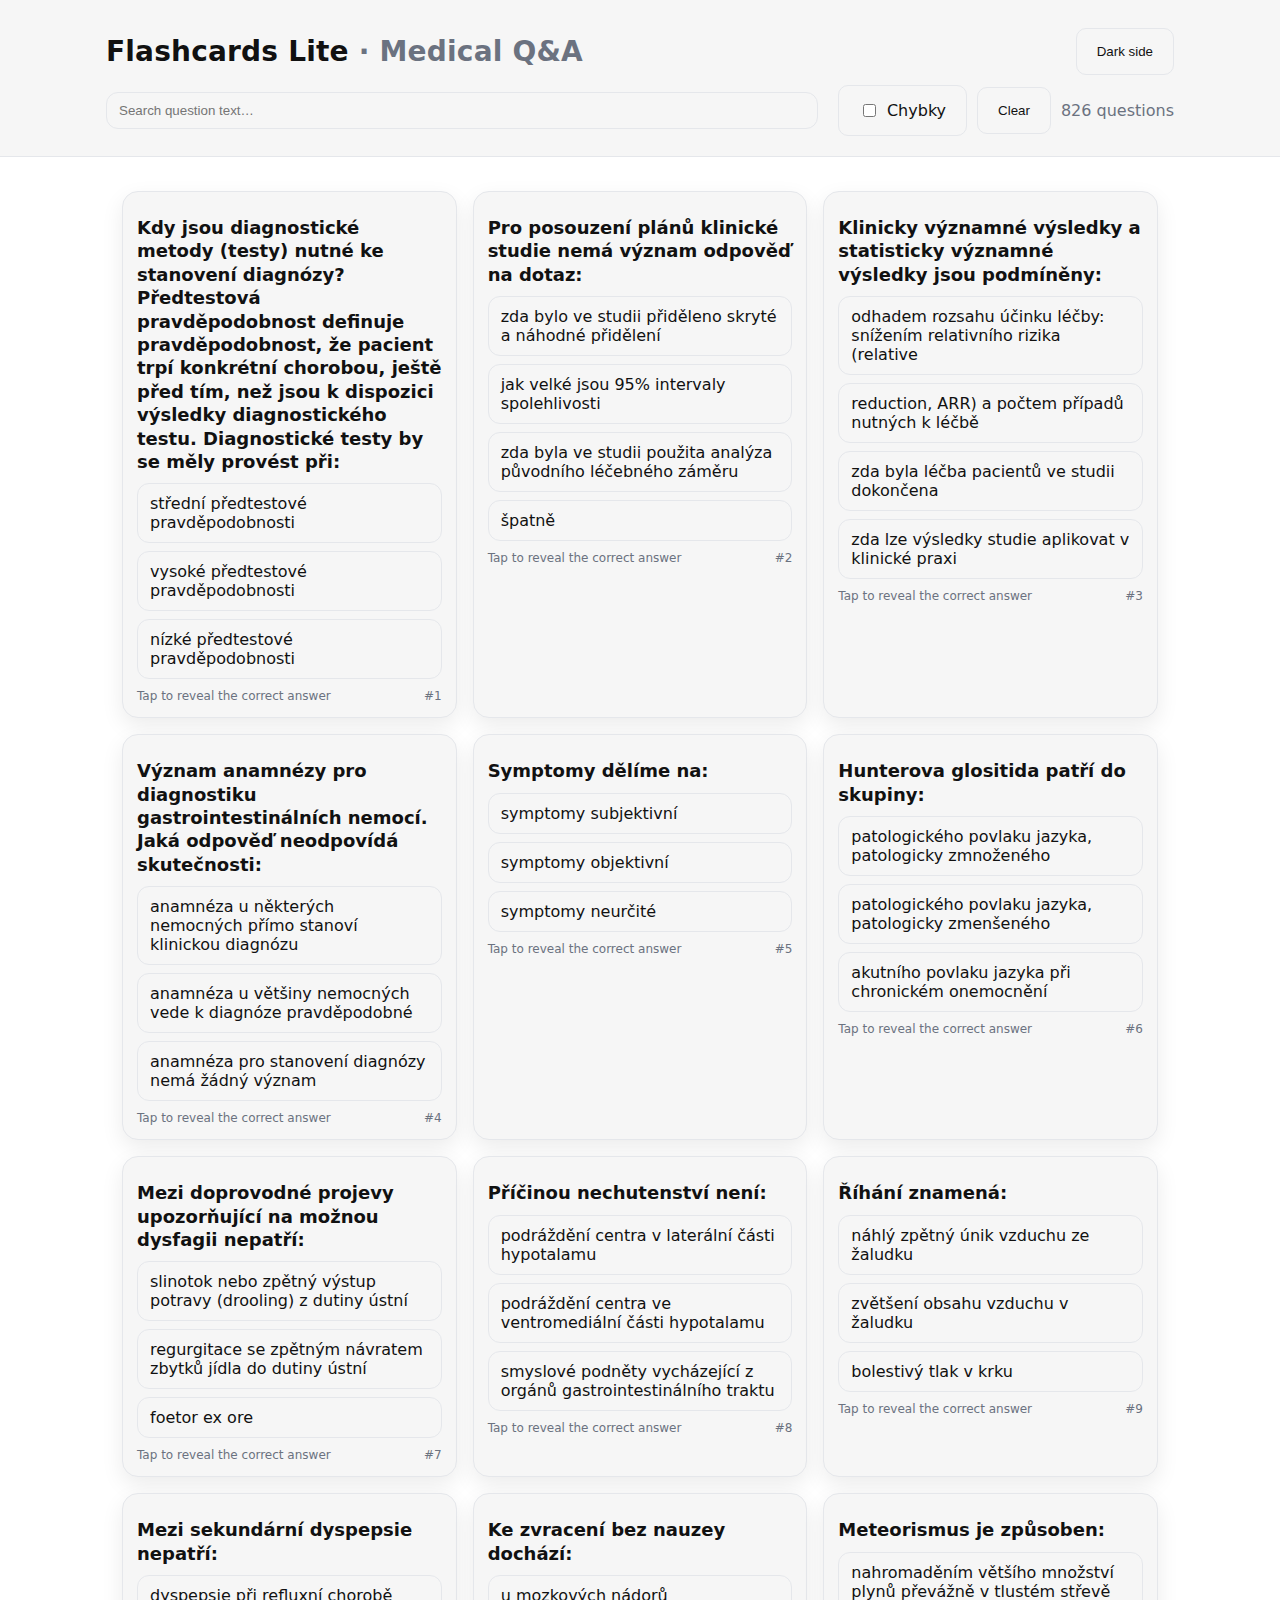
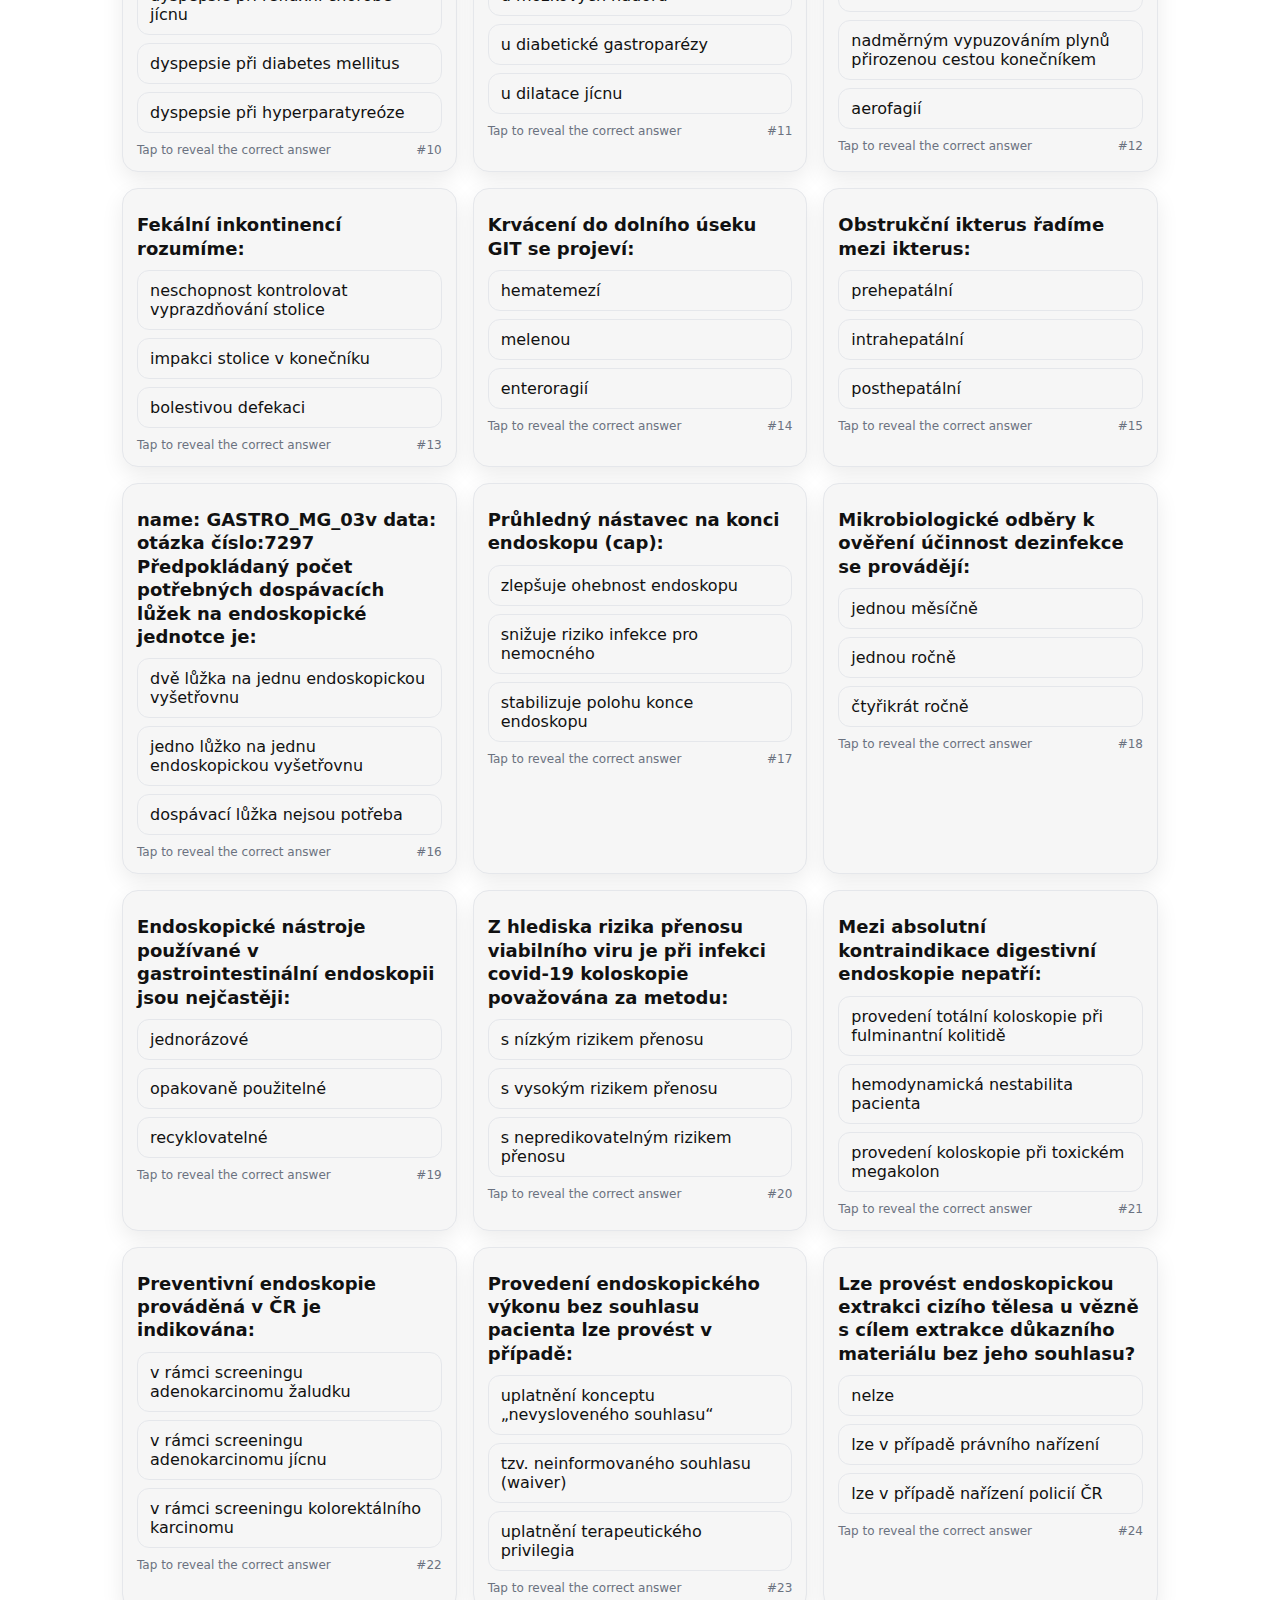
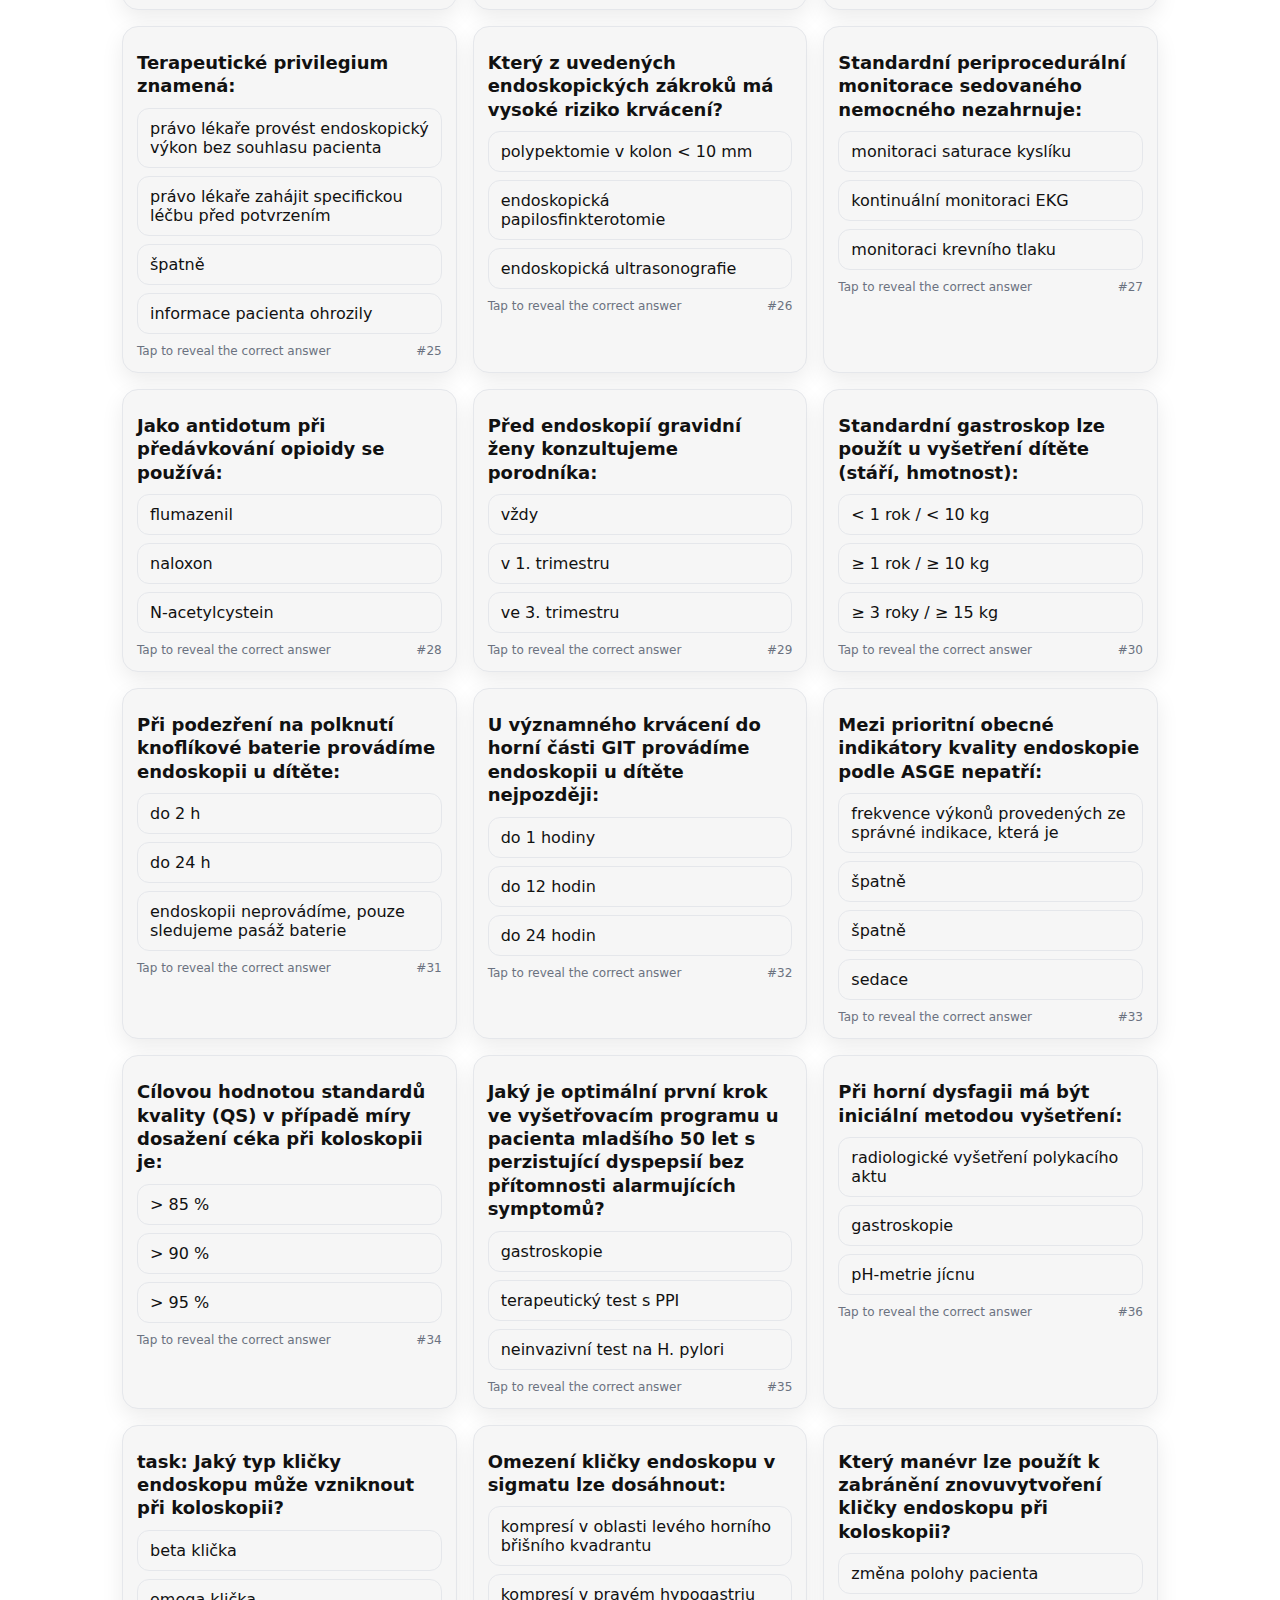
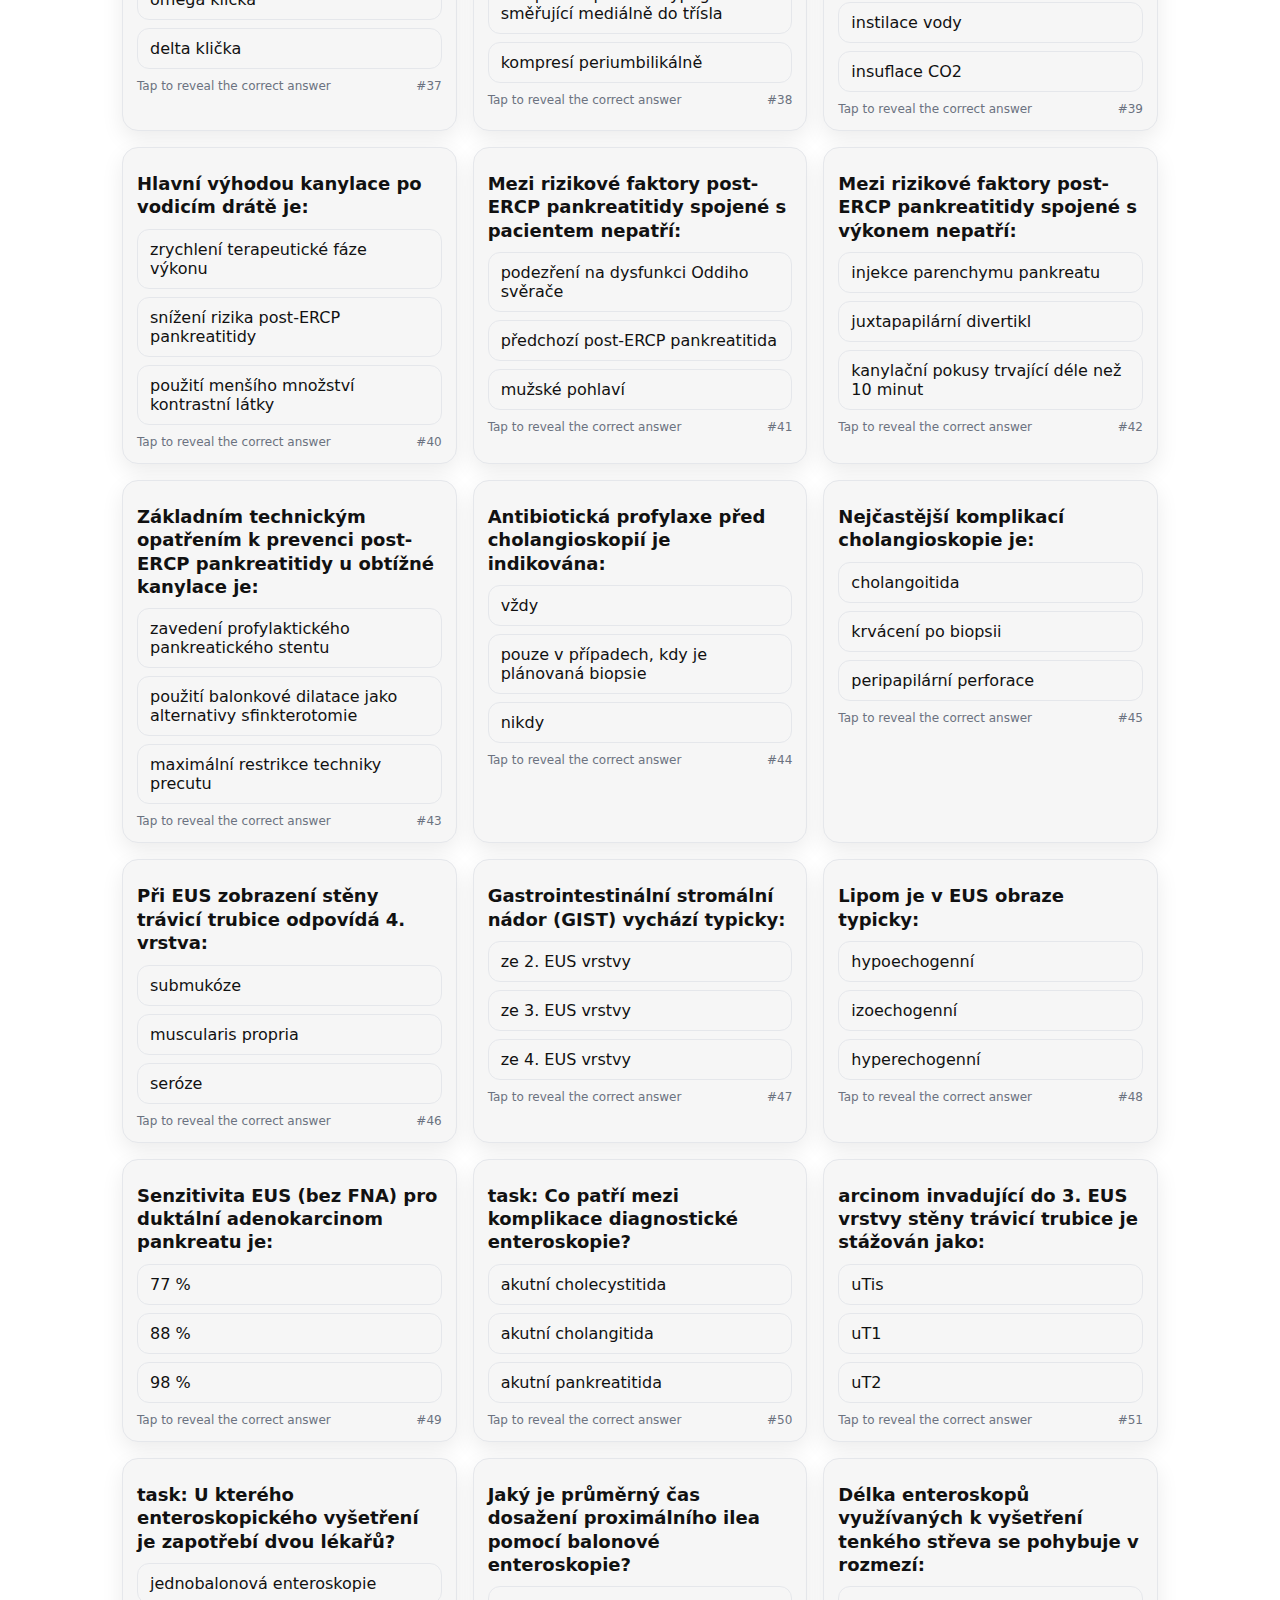
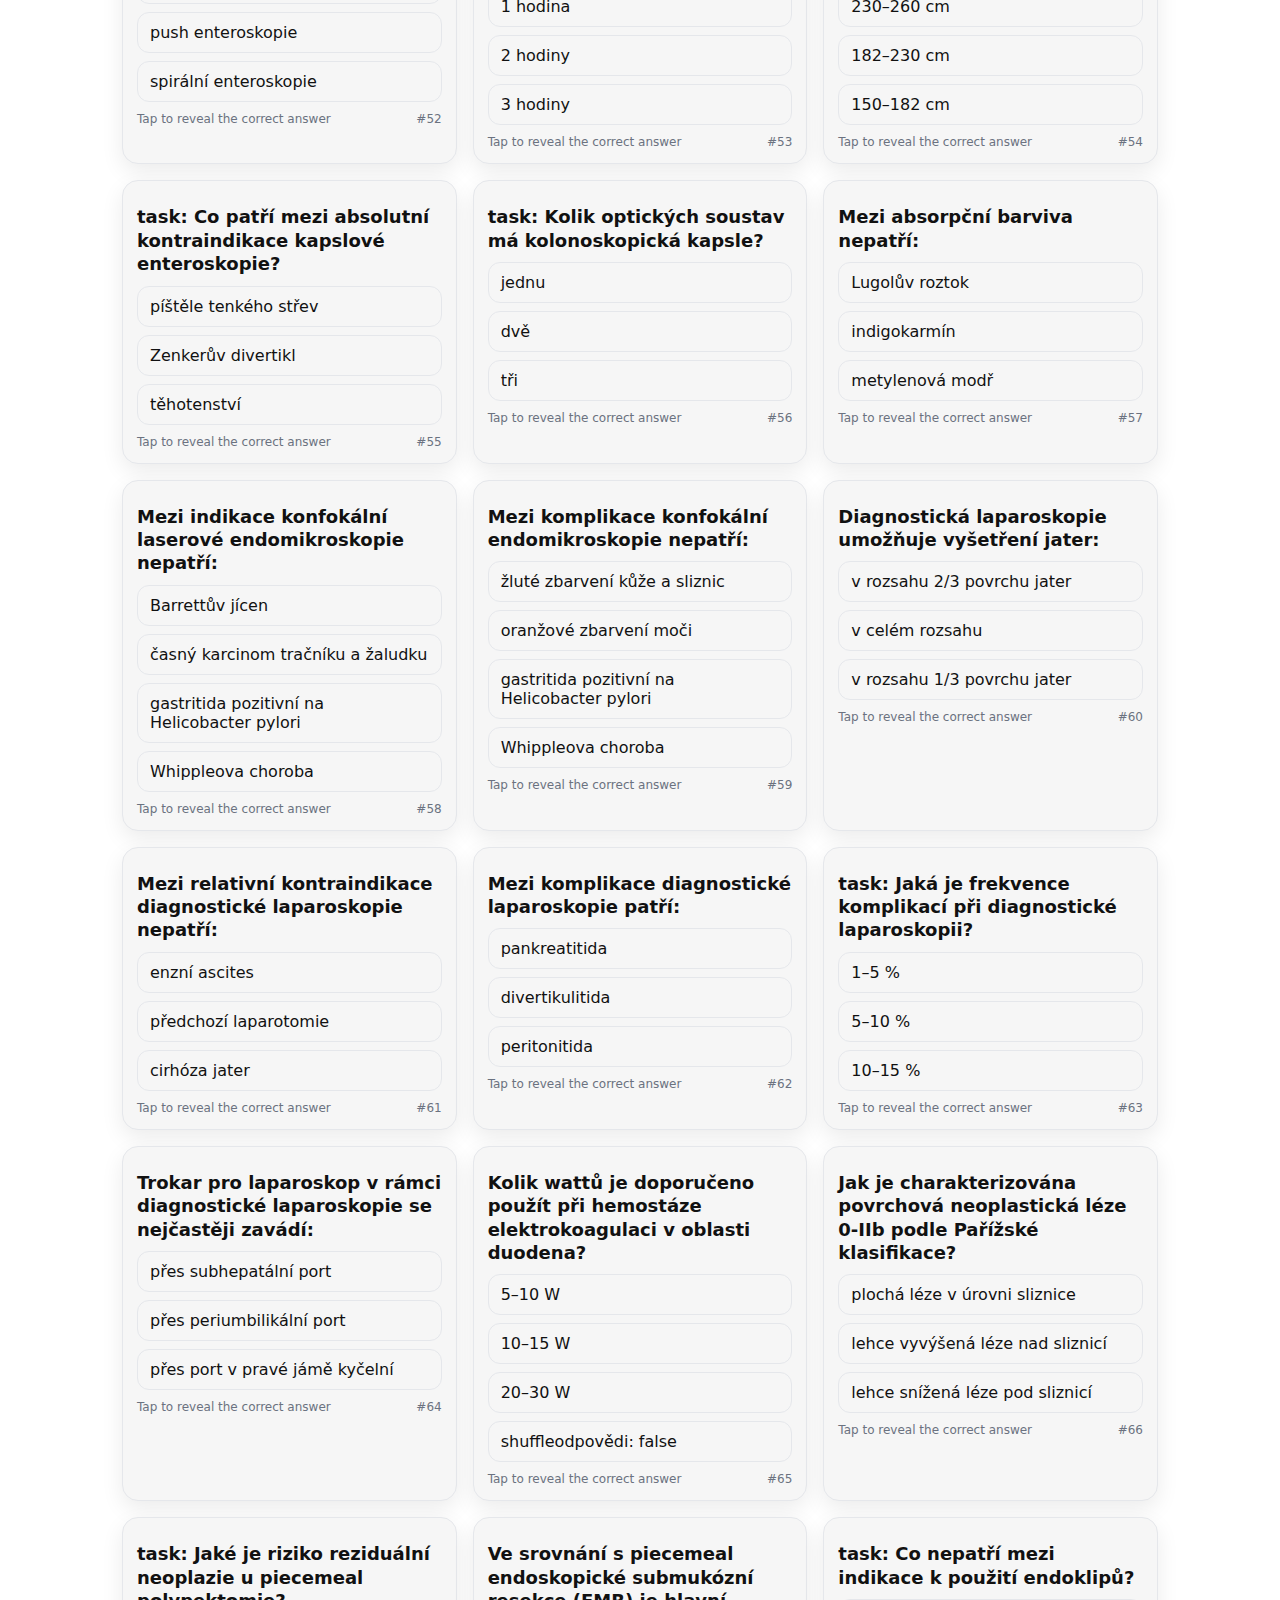
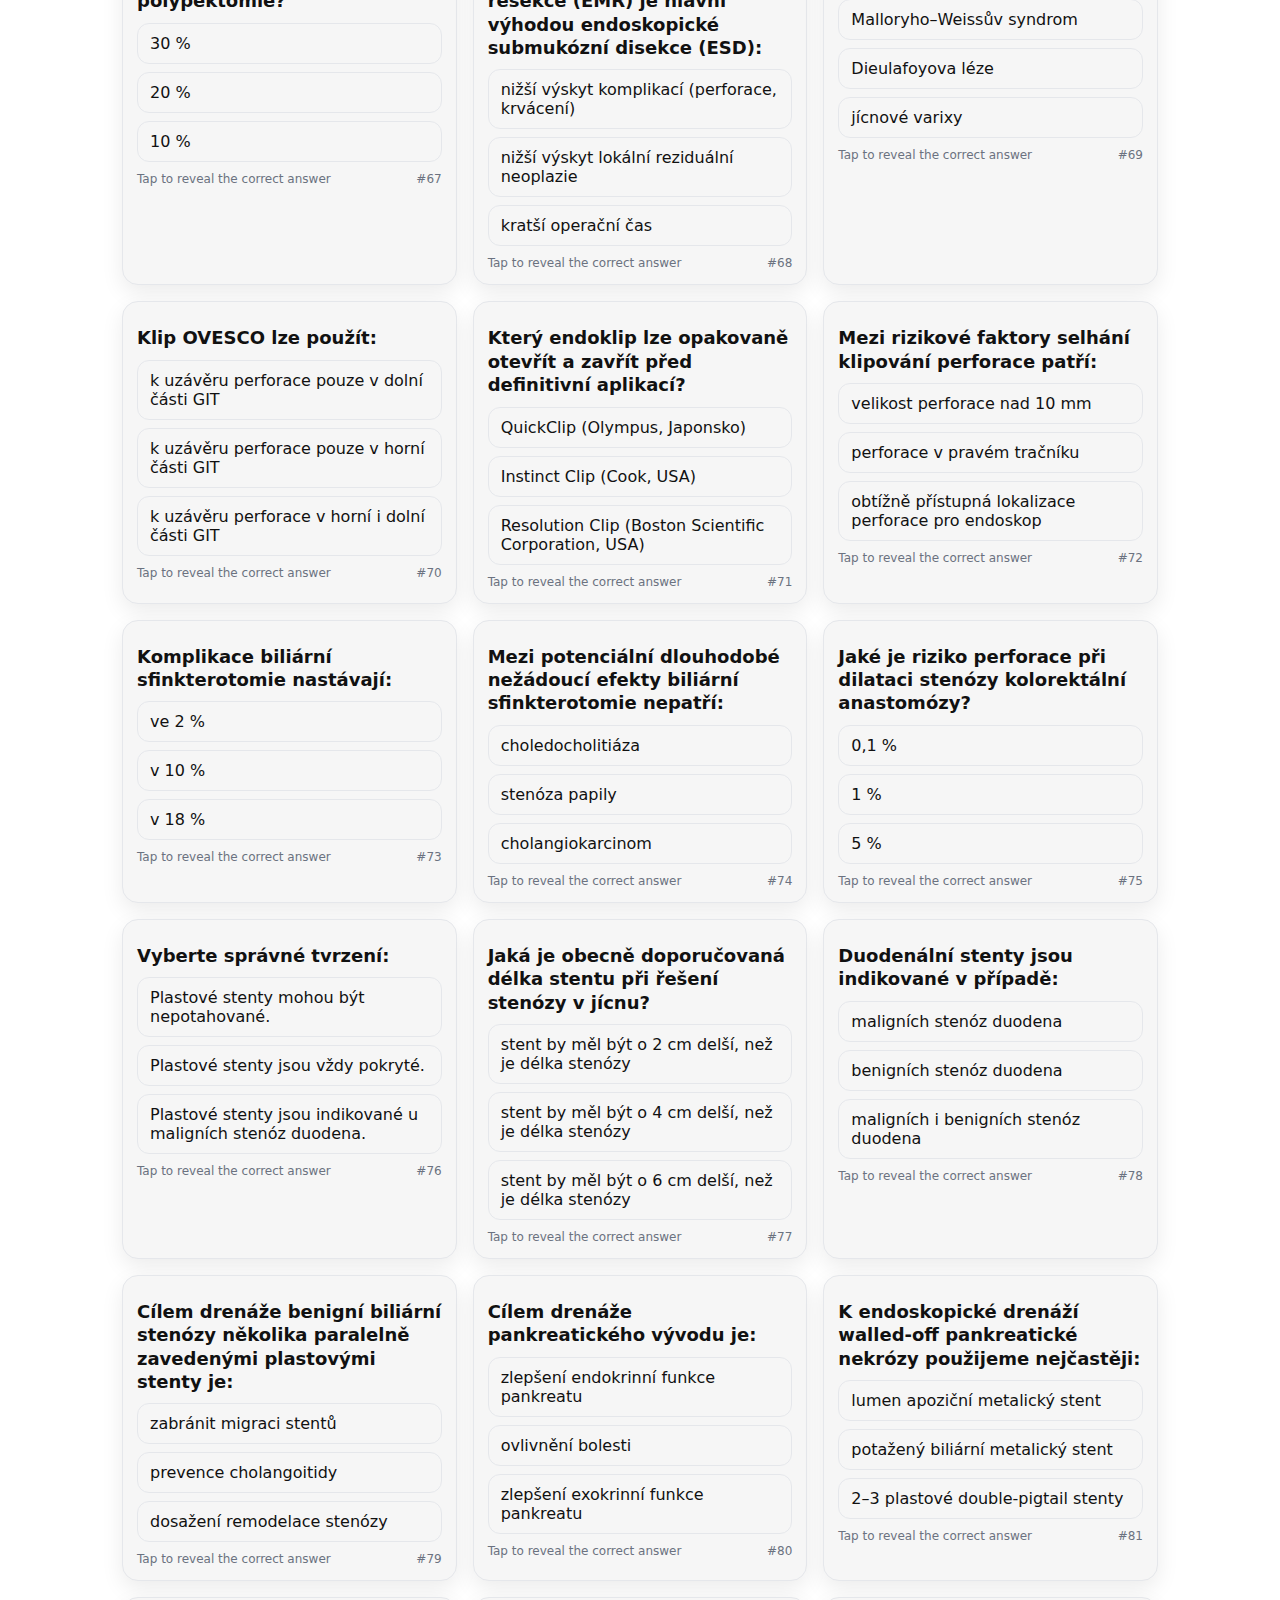
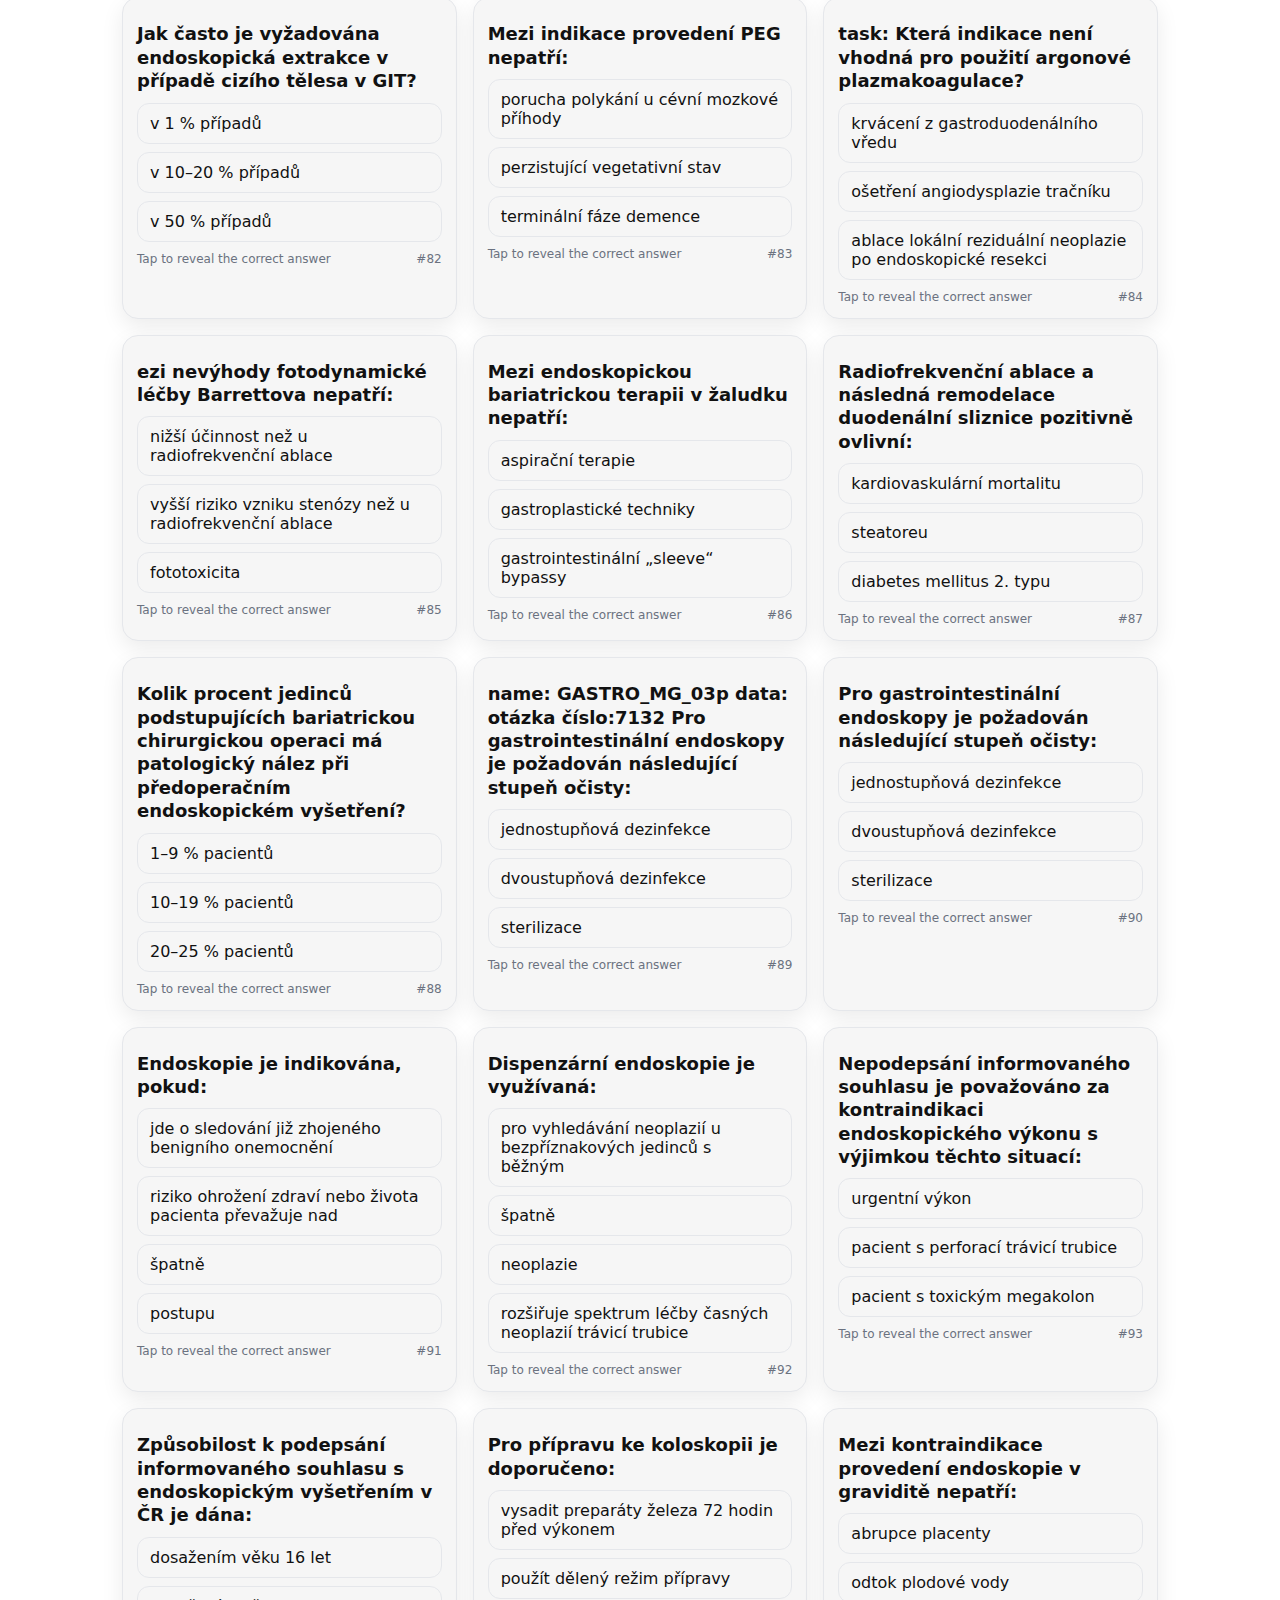
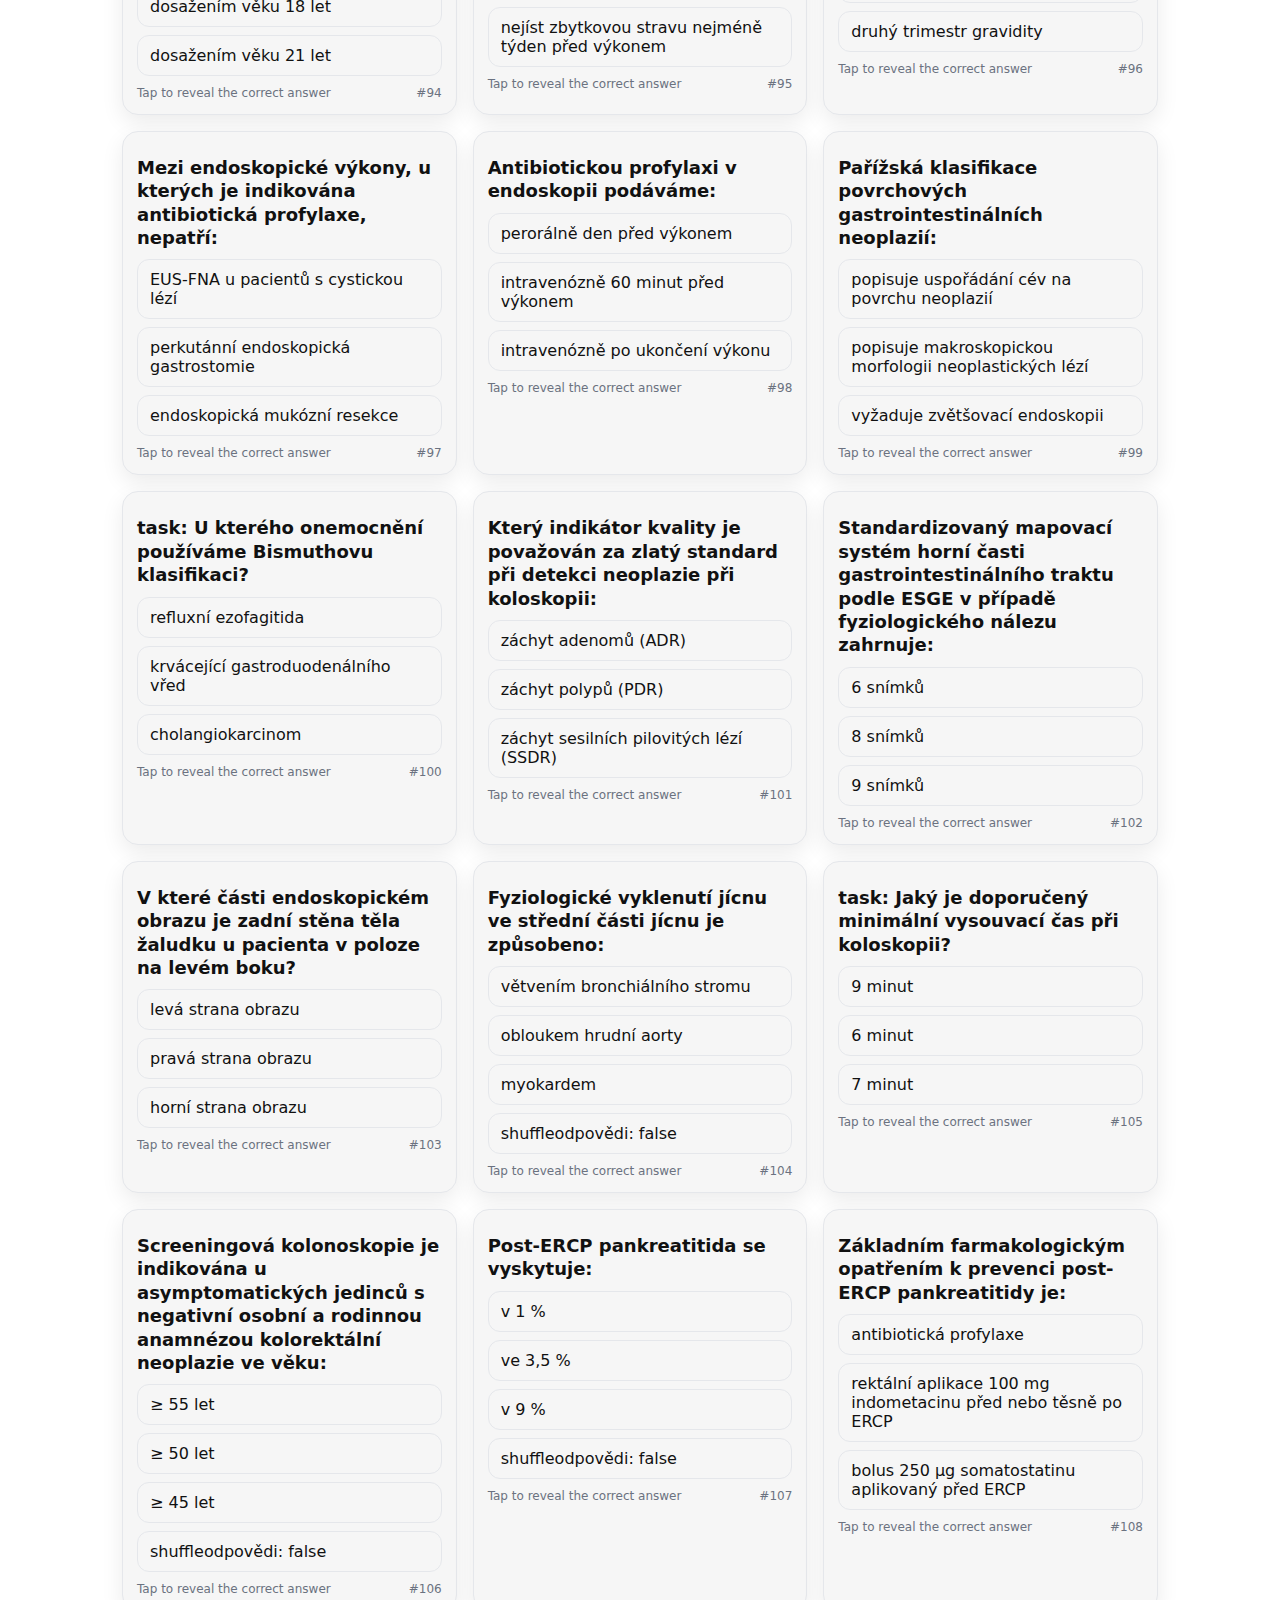
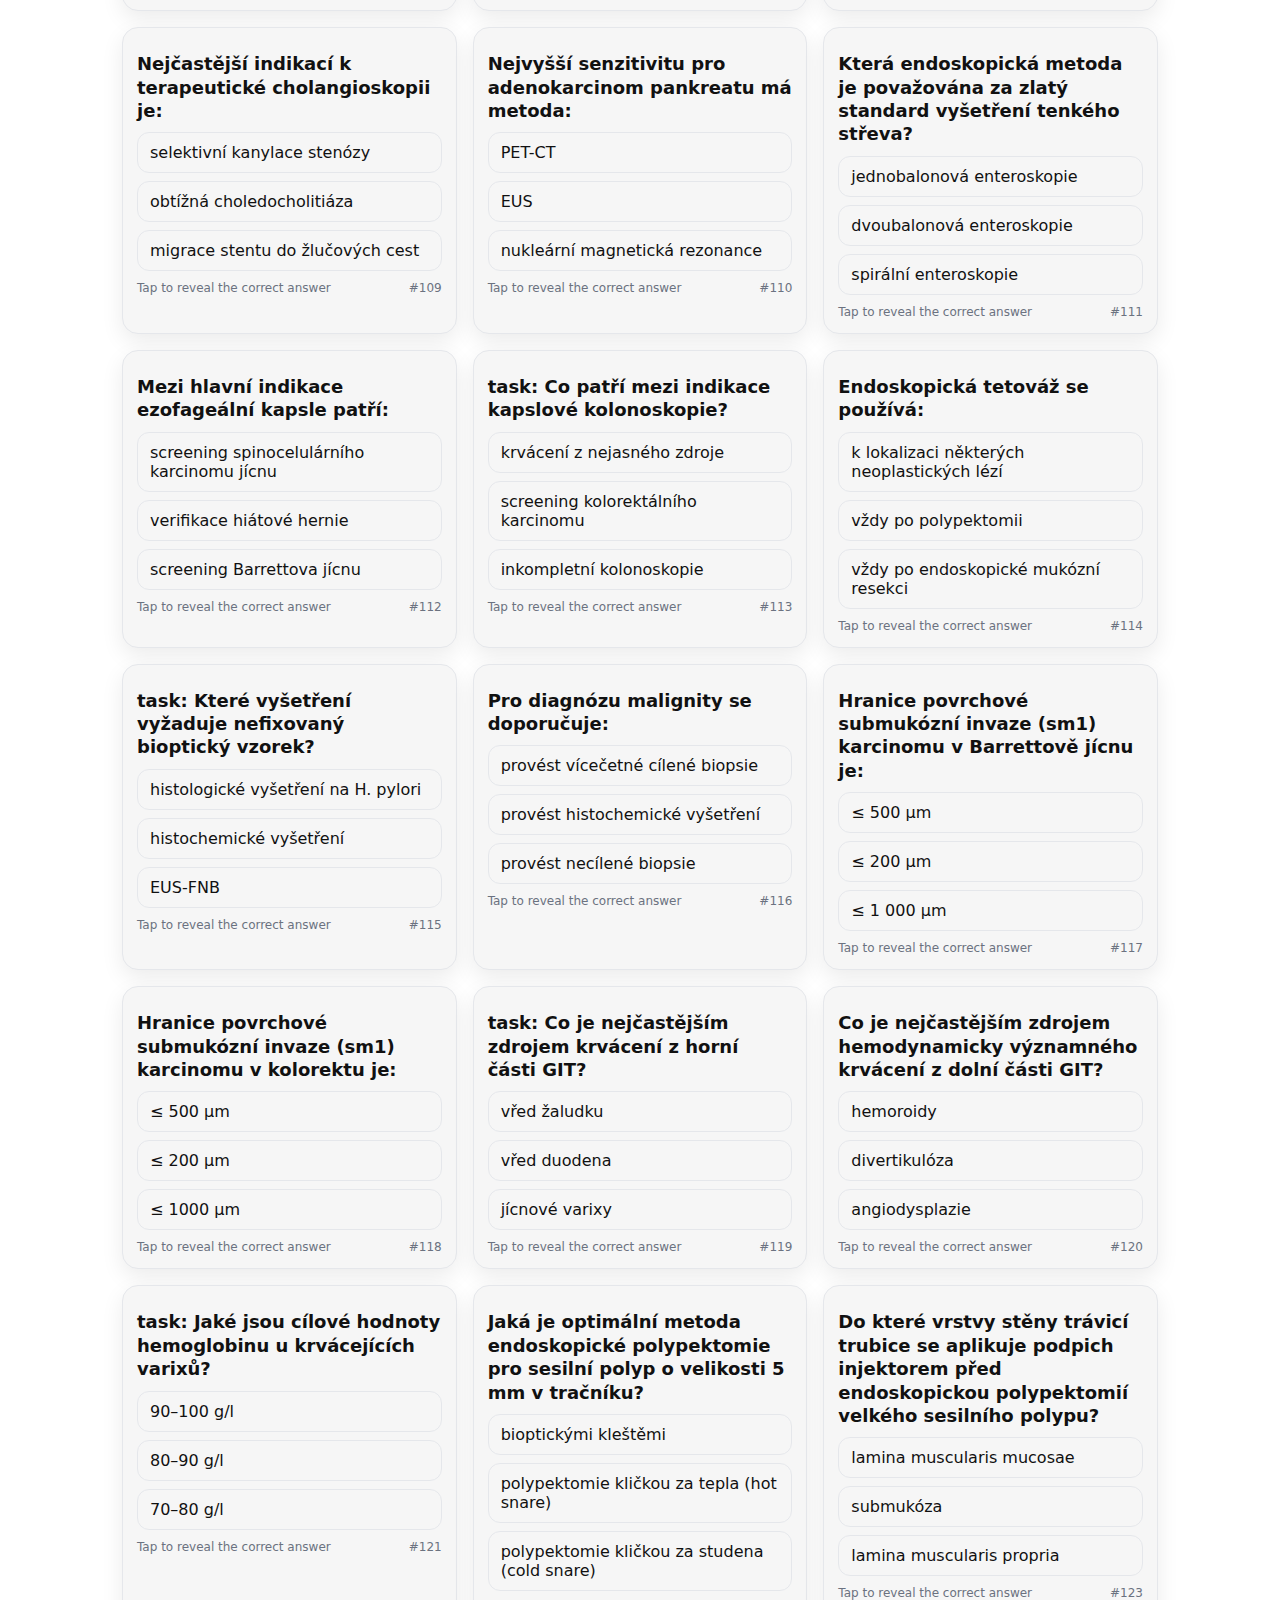
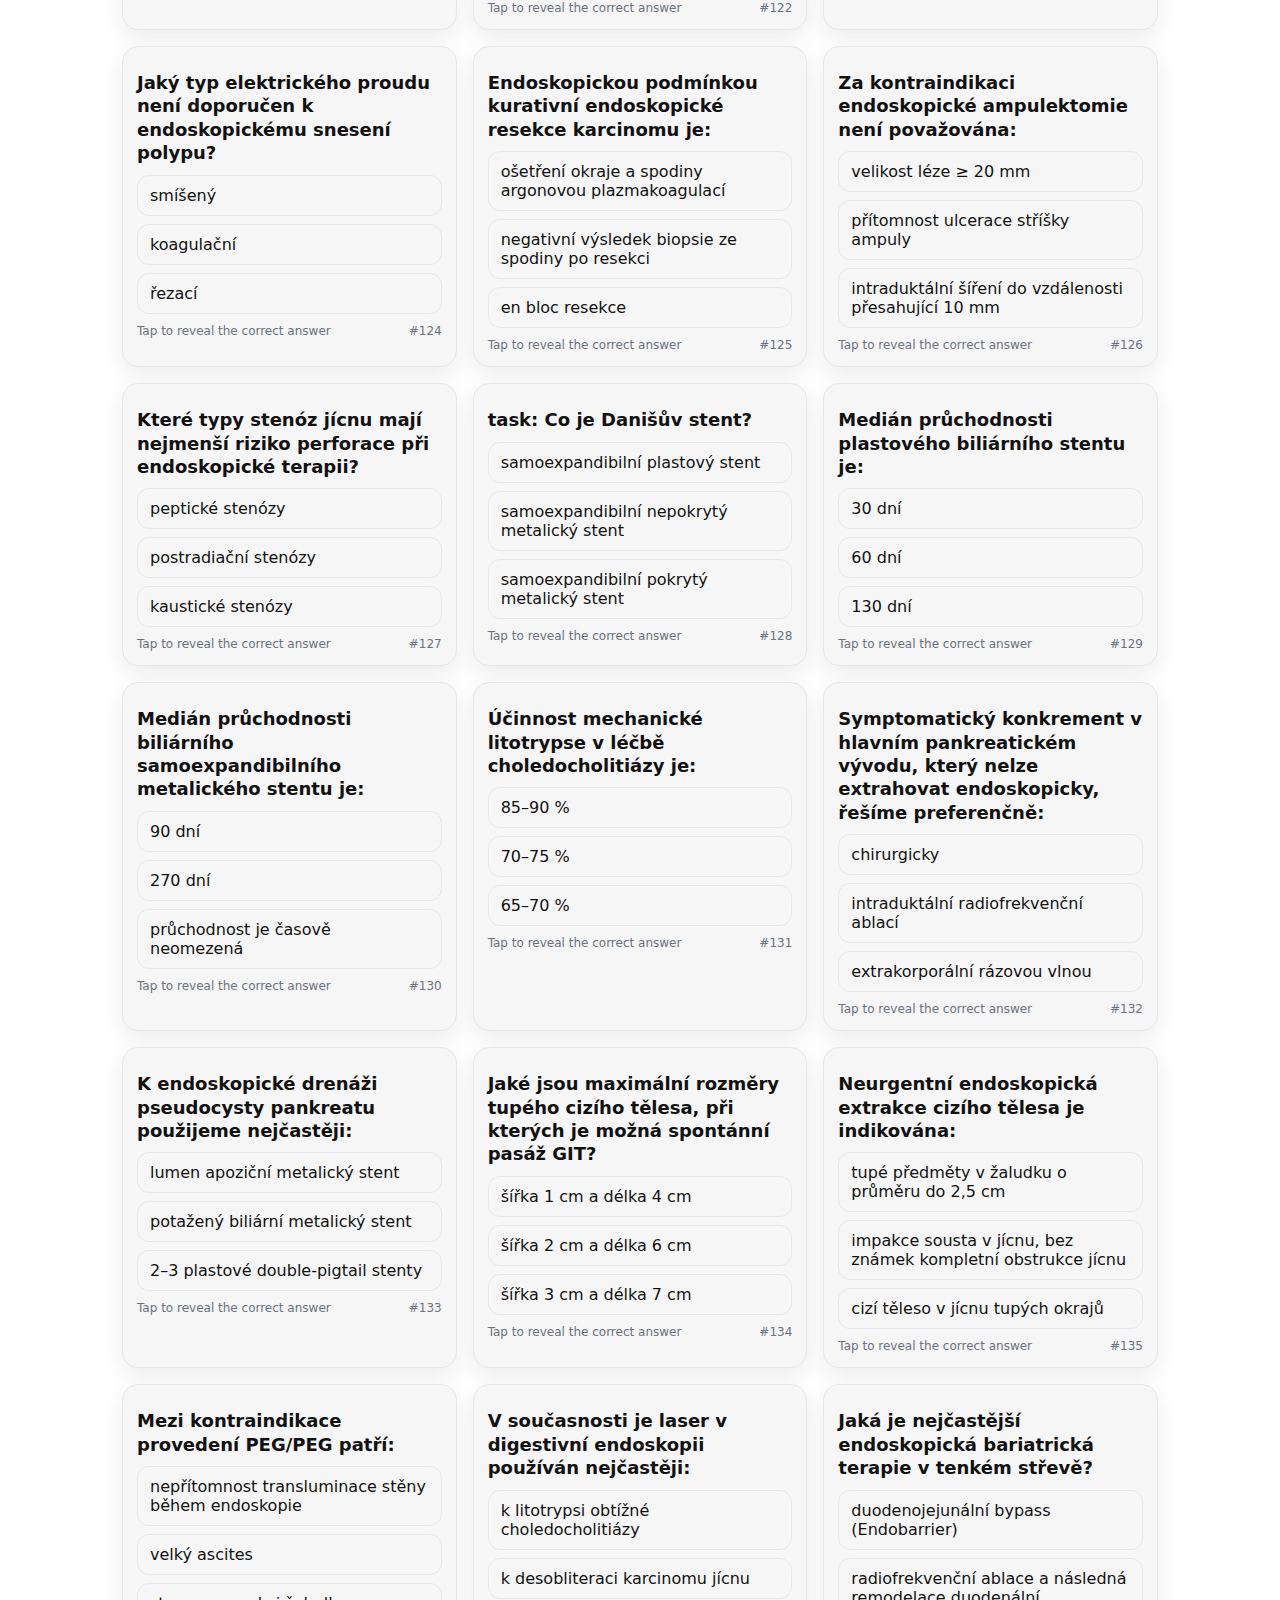
<file: Maratka/index.html>
<!DOCTYPE html>
<html lang="en" data-theme="light">
  <head>
    <meta charset="utf-8" />
    <meta name="viewport" content="width=device-width, initial-scale=1" />
    <title>Flashcards Lite – Medical Q&A</title>
    <link rel="stylesheet" href="./styles.css" />
  </head>
  <body>
    <header>
      <div class="wrap">
        <div class="title">
          <h1>Flashcards Lite <span class="muted">· Medical Q&A</span></h1>
          <button id="themeToggle" class="btn" title="Toggle dark mode">
            Dark side
          </button>
        </div>
        <div class="controls">
          <div class="search">
            <input
              id="search"
              type="search"
              placeholder="Search question text…"
              aria-label="Search"
            />
          </div>
          <div id="topicChips" class="chips" aria-label="Topic filters"></div>
          <!-- Only-incorrect filter -->
          <label
            class="btn"
            style="display: inline-flex; align-items: center; gap: 8px"
          >
            <input
              id="onlyIncorrect"
              type="checkbox"
              style="accent-color: currentColor"
            />
            Chybky
          </label>

          <button id="clearFilters" class="btn" title="Clear filters">
            Clear
          </button>
          <span id="count" class="muted"></span>
        </div>
      </div>
    </header>

    <main class="wrap">
      <section id="grid" class="grid" role="list"></section>
      <div id="empty" class="empty" hidden>
        No questions match your filters.
      </div>
    </main>
    <button id="toTop" class="toFix" title="Go to top">↑ Vzhůru</button>
    <button id="toLast" class="toFix" title="Go to last question">
      Poslední klik
    </button>

    <script src="./questions.js"></script>
    <script src="./index.js"></script>
  </body>
</html>
</file>
<file: Maratka/styles.css>
:root {
        /* light theme */
        --bg: #ffffff;
        --panel: #f6f6f6;
        --text: #111111;
        --muted: #6b7280; /* gray */
        --chip: #f0f0f0;
        --chipBorder: #d4d4d4;
        --border: #e5e7eb;
      }
      [data-theme="dark"] {
        --bg: #000000;
        --panel: #0e0e0e;
        --text: #ffffff;
        --muted: #9ca3af;
        --chip: #111111;
        --chipBorder: #2a2a2a;
        --border: #1f2937;
      }

      * {
        box-sizing: border-box;
      }
      body {
        margin: 0;
        font-family: ui-sans-serif, system-ui, -apple-system, Segoe UI, Roboto,
          Inter, Arial;
        background: var(--bg);
        color: var(--text);
        min-height: 100svh;
      }
      /* Header is NOT sticky – scrolls away on mobile */
      header {
        background: var(--panel);
        border-bottom: 1px solid var(--border);
        padding: 12px 0 4px;
      }
      .wrap {
        max-width: 1100px;
        margin: auto;
        padding: 16px;
      }
      .title {
        display: flex;
        gap: 12px;
        align-items: center;
        justify-content: space-between;
      }
      .title h1 {
        font-size: clamp(20px, 2.6vw, 28px);
        margin: 0;
        letter-spacing: 0.2px;
      }
      .muted {
        color: var(--muted);
      }

      /* Controls */
      .controls {
        display: flex;
        flex-wrap: wrap;
        gap: 10px;
        align-items: center;
        margin-top: 10px;
      }
      .chip {
        display: inline-flex;
        align-items: center;
        gap: 8px;
        padding: 8px 10px;
        border: 1px solid var(--chipBorder);
        border-radius: 999px;
        background: var(--chip);
        cursor: pointer;
        user-select: none;
        transition: 0.2s transform;
      }
      .chip input {
        appearance: none;
        width: 14px;
        height: 14px;
        border: 2px solid var(--muted);
        border-radius: 3px;
        display: inline-block;
        position: relative;
      }
      .chip input:checked {
        border-color: #000;
        background: #000;
      }
      [data-theme="dark"] .chip input:checked {
        border-color: #fff;
        background: #fff;
      }

      .btn {
        padding: 15px 20px;
        border-radius: 10px;
        border: 1px solid var(--border);
        background: transparent;
        color: var(--text);
        cursor: pointer;
      }
      .btn:hover {
        filter: brightness(1.05);
      }
      .search {
        flex: 1 1 240px;
        min-width: 220px;
      }
      .search input {
        width: 100%;
        padding: 10px 12px;
        border-radius: 12px;
        border: 1px solid var(--border);
        background: transparent;
        color: var(--text);
      }

      /* Grid */
      .grid {
        display: grid;
        grid-template-columns: repeat(auto-fill, minmax(280px, 1fr));
        gap: 16px;
        padding: 18px 16px 34px;
      }

      /* Card */
      .card {
        background: var(--panel);
        border: 1px solid var(--border);
        border-radius: 16px;
        padding: 14px;
        box-shadow: 0 8px 22px rgba(0, 0, 0, 0.08);
        display: flex;
        flex-direction: column;
        gap: 10px;
        cursor: pointer;
        position: relative;
        overflow: hidden;
        transition: transform 0.15s ease, border-color 0.2s ease;
      }
      .card:hover {
        transform: translateY(-2px);
      }
      .q {
        font-weight: 600;
        line-height: 1.3;
      }
      .topicRow {
        display: flex;
        flex-wrap: wrap;
        gap: 6px;
      }
      .topic {
        font-size: 12px;
        padding: 4px 8px;
        border-radius: 999px;
        background: transparent;
        border: 1px solid var(--border);
        color: var(--text);
      }

      .answers {
        list-style: none;
        padding: 0;
        margin: 0;
        display: flex;
        flex-direction: column;
        gap: 8px;
      }
      .answers li {
        padding: 10px 12px;
        background: transparent;
        border: 1px solid var(--border);
        border-radius: 12px;
        transition: all 0.18s ease;
      }
      .card.revealed .answers li {
        opacity: 0.35;
      }
      /* Correct answer: pure black/white inversion */
      .card.revealed .answers li[data-correct="true"] {
        opacity: 1;
        background: #0b9b12;
        color: #fff;
        /*border-color: #000; */
      }
      [data-theme="dark"] .card.revealed .answers li[data-correct="true"] {
        background: #0b9b12;
        color: #000;
        /*border-color: #fff;*/
      }

      .footer {
        display: flex;
        justify-content: space-between;
        align-items: center;
        font-size: 12px;
        color: var(--muted);
      }

      .empty {
        opacity: 0.7;
        text-align: center;
        padding: 40px;
        border: 1px dashed var(--border);
        border-radius: 16px;
      }

      .pill {
        font-size: 12px;
        padding: 4px 8px;
        border: 1px solid var(--border);
        border-radius: 999px;
      }

      .toFix{
        position: fixed;
        bottom: 20px;
        color: var(--text);
        z-index: 99;
        border: 1px solid currentColor;
        background: none;
        color: inherit;
        padding: 10px 14px;
        border-radius: 8px;
        cursor: pointer;
        opacity: 0.7;
        display: none; /* hidden until scroll */
        transition: opacity 0.3s;
      }
      #toTop {
        right: 20px;
      }
      .toFix:hover {
        opacity: 1;
      }

      @media (min-width: 900px) {
        .q {
          font-size: 18px;
        }
      }
    
       /* Floating 'Last' button */
  #toLast{
   
    left: 20px;
    
  }


  /* Brief highlight when we jump to the card */
  .card.flash{
    box-shadow: 0 0 0 3px currentColor inset;
    transition: box-shadow .2s;
  }
</file>
